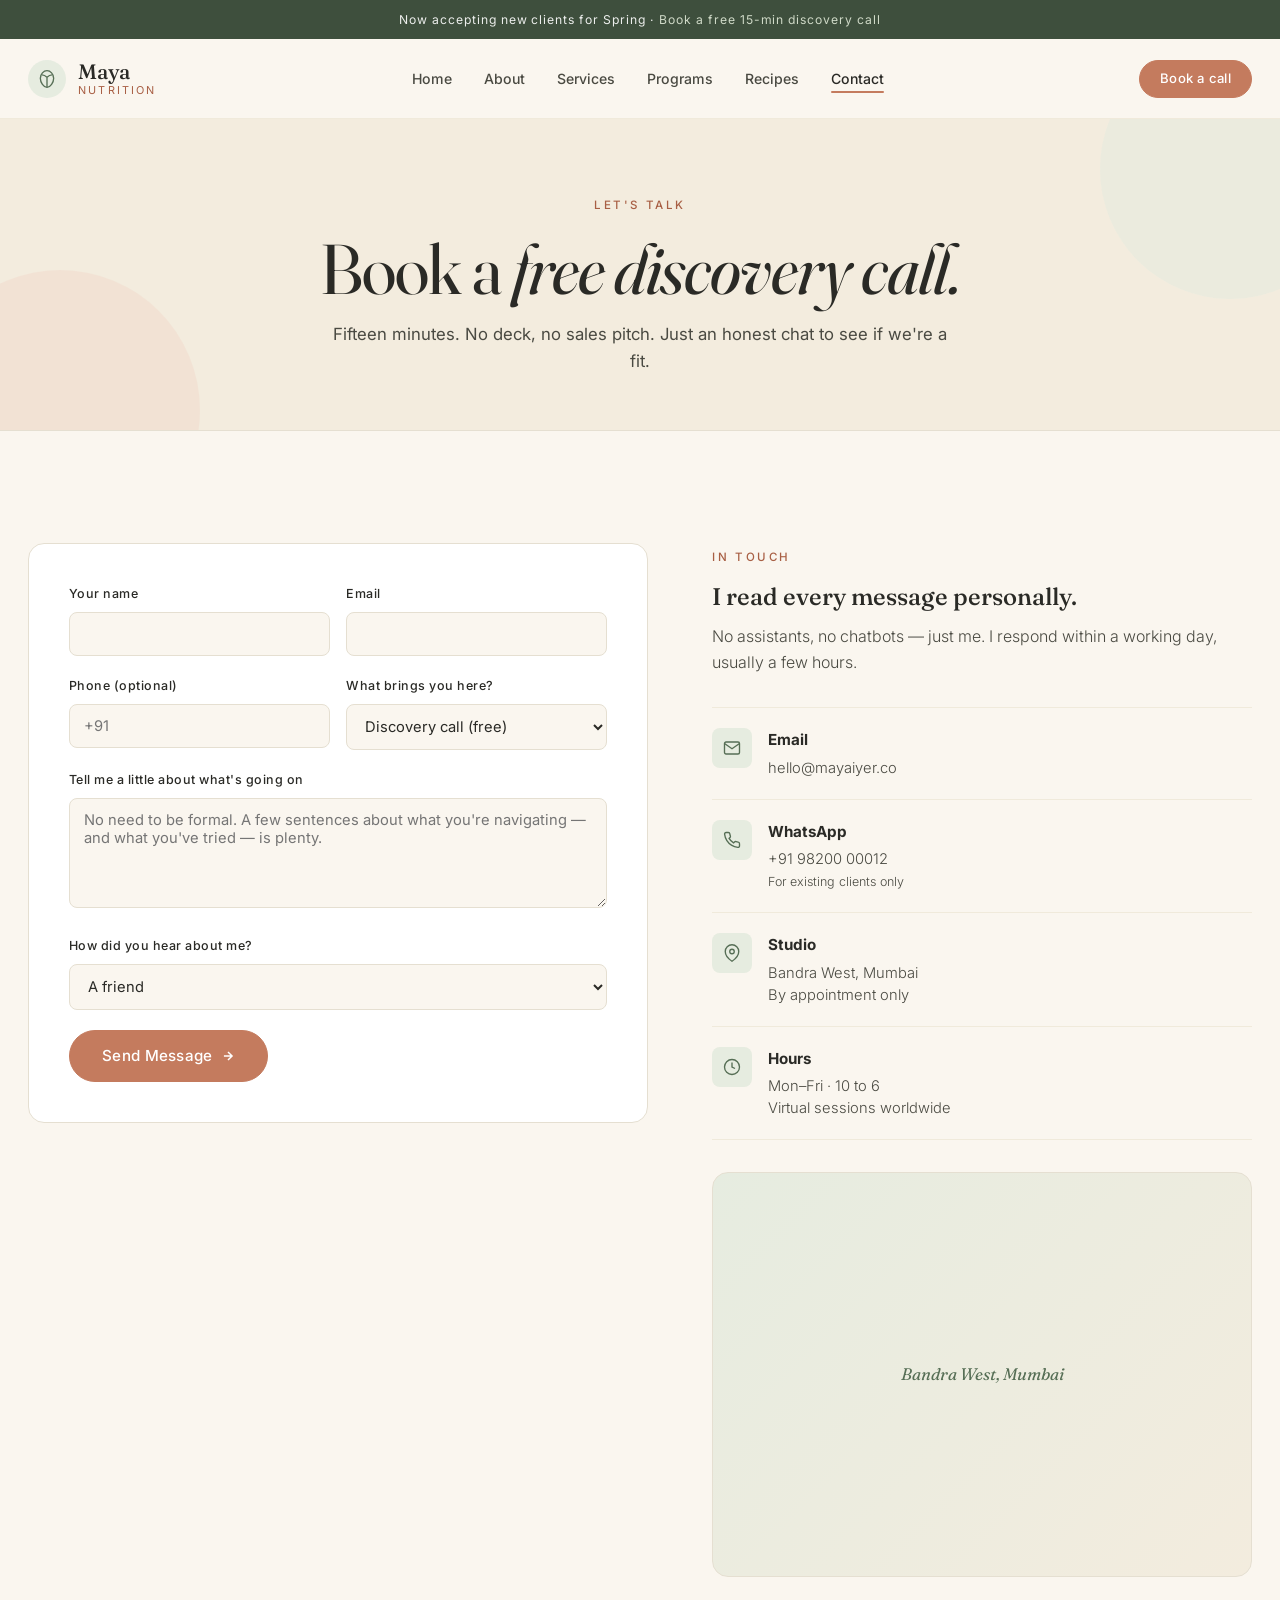
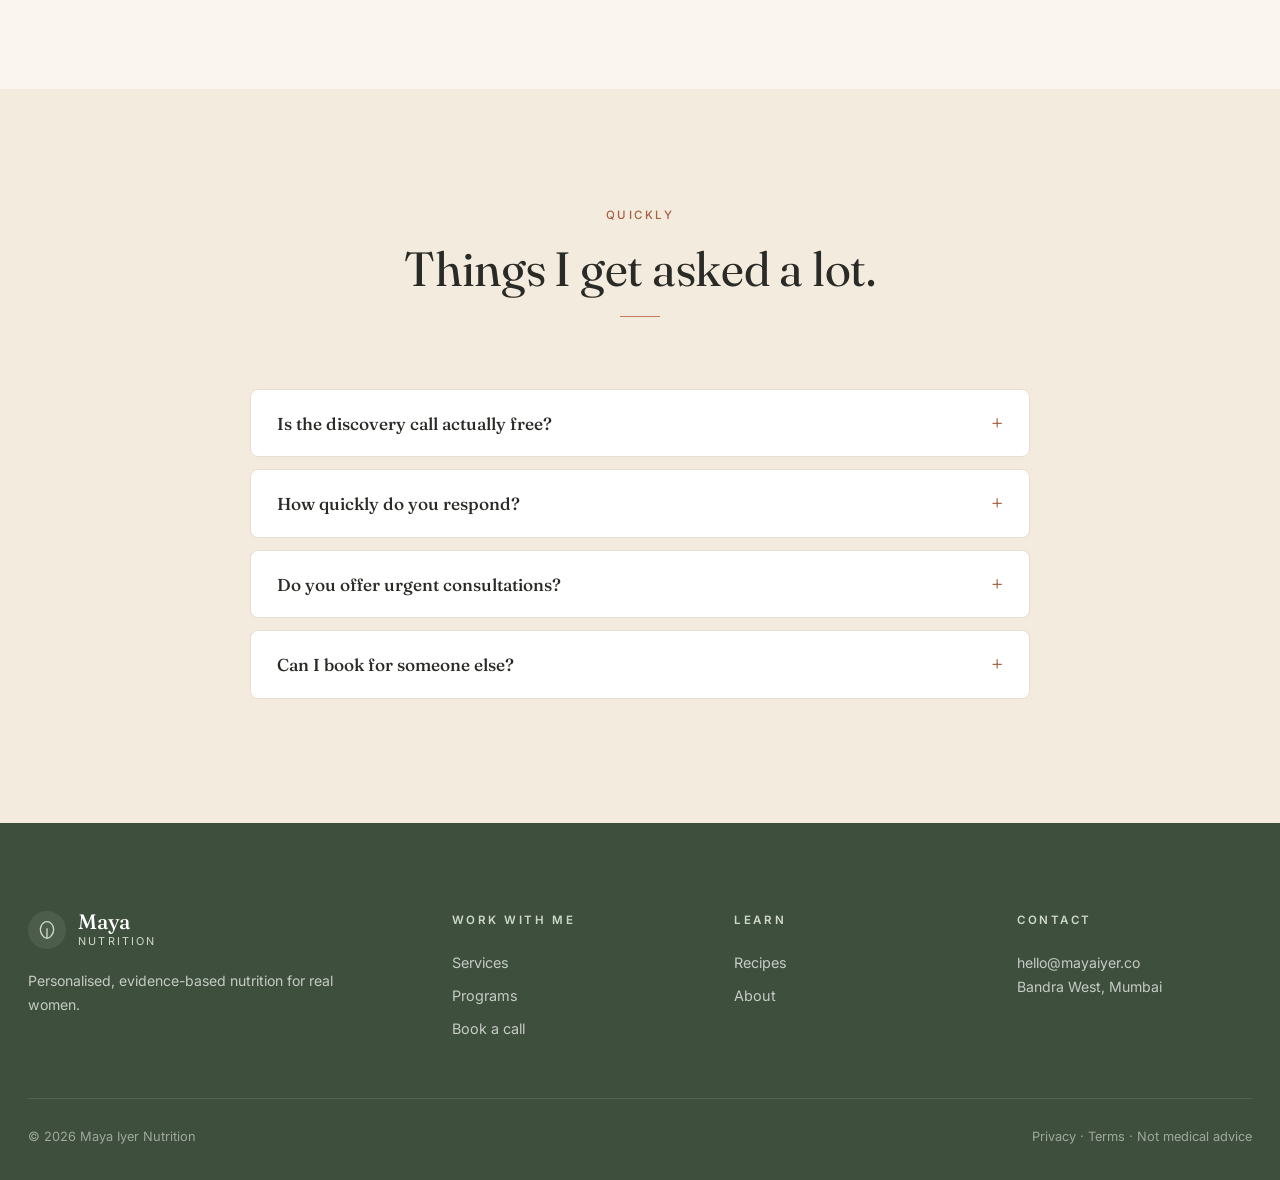
<file: contact.html>
<!DOCTYPE html>
<html lang="en">
<head>
  <meta charset="UTF-8" />
  <meta name="viewport" content="width=device-width, initial-scale=1.0" />
  <title>Book a Call — Maya · Nutrition</title>
  <meta name="description" content="Book a free 15-minute discovery call with Maya Iyer. Or send a message — we respond within a day." />
  <link rel="stylesheet" href="style.css" />
</head>
<body>

  <div class="top-bar">Now accepting new clients for Spring · <span>Book a free 15-min discovery call</span></div>

  <nav class="navbar" id="navbar">
    <div class="nav-inner">
      <a href="index.html" class="nav-logo">
        <span class="logo-mark"><svg width="20" height="20" viewBox="0 0 24 24" fill="none" stroke="currentColor" stroke-width="1.6"><path d="M12 2C8 2 4 6 4 11c0 5 4 11 8 11s8-6 8-11c0-5-4-9-8-9z"/><path d="M12 22V10M12 10c-2-2-4-3-6-3M12 10c2-2 4-3 6-3"/></svg></span>
        <span class="logo-text"><span class="logo-name">Maya</span><span class="logo-tagline">Nutrition</span></span>
      </a>
      <ul class="nav-links" role="list">
        <li><a href="index.html">Home</a></li>
        <li><a href="about.html">About</a></li>
        <li><a href="services.html">Services</a></li>
        <li><a href="programs.html">Programs</a></li>
        <li><a href="recipes.html">Recipes</a></li>
        <li><a href="contact.html" class="active">Contact</a></li>
      </ul>
      <a href="contact.html" class="btn btn-terra btn-sm">Book a call</a>
      <button class="nav-burger" id="nav-burger" aria-label="Open menu"><span></span><span></span><span></span></button>
    </div>
  </nav>

  <div class="mobile-nav" id="mobile-nav">
    <button class="mobile-nav-close" id="mobile-nav-close">&times;</button>
    <a href="index.html">Home</a>
    <a href="about.html">About</a>
    <a href="services.html">Services</a>
    <a href="programs.html">Programs</a>
    <a href="recipes.html">Recipes</a>
    <a href="contact.html">Contact</a>
  </div>

  <header class="page-header">
    <div class="container">
      <span class="overline">Let's talk</span>
      <h1 class="h1">Book a <em class="italic">free discovery call.</em></h1>
      <p>Fifteen minutes. No deck, no sales pitch. Just an honest chat to see if we're a fit.</p>
    </div>
  </header>

  <section>
    <div class="container">
      <div class="contact-grid">
        <form class="contact-form reveal" data-demo>
          <div class="row">
            <div class="field">
              <label for="c-name">Your name</label>
              <input id="c-name" type="text" required />
            </div>
            <div class="field">
              <label for="c-email">Email</label>
              <input id="c-email" type="email" required />
            </div>
          </div>
          <div class="row">
            <div class="field">
              <label for="c-phone">Phone (optional)</label>
              <input id="c-phone" type="tel" placeholder="+91" />
            </div>
            <div class="field">
              <label for="c-interest">What brings you here?</label>
              <select id="c-interest">
                <option>Discovery call (free)</option>
                <option>1:1 coaching</option>
                <option>Gut Reset program</option>
                <option>Hormone Balance program</option>
                <option>Pregnancy / postpartum</option>
                <option>Something else</option>
              </select>
            </div>
          </div>
          <div class="field">
            <label for="c-message">Tell me a little about what's going on</label>
            <textarea id="c-message" placeholder="No need to be formal. A few sentences about what you're navigating — and what you've tried — is plenty." required></textarea>
          </div>
          <div class="field">
            <label for="c-heard">How did you hear about me?</label>
            <select id="c-heard">
              <option>A friend</option>
              <option>Instagram</option>
              <option>Google search</option>
              <option>Podcast / press</option>
              <option>Other</option>
            </select>
          </div>
          <button type="submit" class="btn btn-terra btn-lg btn-arrow">
            Send Message
            <svg class="arr" width="14" height="14" viewBox="0 0 24 24" fill="none" stroke="currentColor" stroke-width="2.5"><path d="M5 12h14M12 5l7 7-7 7"/></svg>
          </button>
          <p class="form-success hidden" style="margin-top:18px;padding:14px 16px;background:var(--sage-tint);color:var(--sage-deep);border-radius:var(--radius-sm);font-size:0.92rem;">
            ✓ Thank you — I'll get back to you within one working day, usually sooner.
          </p>
        </form>

        <aside class="contact-info reveal reveal-delay-1">
          <span class="overline">In touch</span>
          <h3 class="h3" style="margin-top:12px;">I read every message personally.</h3>
          <p>No assistants, no chatbots — just me. I respond within a working day, usually a few hours.</p>

          <div class="info-list">
            <div class="info-row">
              <div class="ic"><svg width="18" height="18" viewBox="0 0 24 24" fill="none" stroke="currentColor" stroke-width="1.8"><path d="M4 4h16c1.1 0 2 .9 2 2v12c0 1.1-.9 2-2 2H4c-1.1 0-2-.9-2-2V6c0-1.1.9-2 2-2z"/><polyline points="22,6 12,13 2,6"/></svg></div>
              <div><h4>Email</h4><p>hello@mayaiyer.co</p></div>
            </div>
            <div class="info-row">
              <div class="ic"><svg width="18" height="18" viewBox="0 0 24 24" fill="none" stroke="currentColor" stroke-width="1.8"><path d="M22 16.92v3a2 2 0 0 1-2.18 2 19.86 19.86 0 0 1-8.63-3.07 19.5 19.5 0 0 1-6-6A19.86 19.86 0 0 1 2.12 4.18 2 2 0 0 1 4.11 2h3a2 2 0 0 1 2 1.72c.13.96.37 1.9.72 2.81a2 2 0 0 1-.45 2.11L8.09 9.91a16 16 0 0 0 6 6l1.27-1.27a2 2 0 0 1 2.11-.45c.91.35 1.85.59 2.81.72A2 2 0 0 1 22 16.92z"/></svg></div>
              <div><h4>WhatsApp</h4><p>+91 98200 00012<br><small style="font-size:0.78rem;">For existing clients only</small></p></div>
            </div>
            <div class="info-row">
              <div class="ic"><svg width="18" height="18" viewBox="0 0 24 24" fill="none" stroke="currentColor" stroke-width="1.8"><path d="M21 10c0 7-9 13-9 13s-9-6-9-13a9 9 0 0 1 18 0z"/><circle cx="12" cy="10" r="3"/></svg></div>
              <div><h4>Studio</h4><p>Bandra West, Mumbai<br>By appointment only</p></div>
            </div>
            <div class="info-row">
              <div class="ic"><svg width="18" height="18" viewBox="0 0 24 24" fill="none" stroke="currentColor" stroke-width="1.8"><circle cx="12" cy="12" r="10"/><polyline points="12 6 12 12 16 14"/></svg></div>
              <div><h4>Hours</h4><p>Mon–Fri · 10 to 6<br>Virtual sessions worldwide</p></div>
            </div>
          </div>

          <div class="map">Bandra West, Mumbai</div>
        </aside>
      </div>
    </div>
  </section>

  <!-- FAQ -->
  <section style="background: var(--cream-warm);">
    <div class="container">
      <div class="section-head center reveal">
        <span class="overline">Quickly</span>
        <h2 class="h2">Things I get asked a lot.</h2>
        <div class="hairline"></div>
      </div>
      <div class="accordion">
        <div class="accordion-item">
          <button class="accordion-header">Is the discovery call actually free?<span class="plus">+</span></button>
          <div class="accordion-body"><div>Yes, completely. 15 minutes on Zoom. No obligation. About a third of people I speak to end up not needing a nutritionist — and I'm happy to say so.</div></div>
        </div>
        <div class="accordion-item">
          <button class="accordion-header">How quickly do you respond?<span class="plus">+</span></button>
          <div class="accordion-body"><div>Within one working day — usually the same day. If it's been longer than two days, check your spam folder, then nudge me. I read every message.</div></div>
        </div>
        <div class="accordion-item">
          <button class="accordion-header">Do you offer urgent consultations?<span class="plus">+</span></button>
          <div class="accordion-body"><div>For existing clients, yes. For new clients, my earliest new-client slot is usually 1–2 weeks out. If it's a medical emergency, please see a doctor first — I'll help after.</div></div>
        </div>
        <div class="accordion-item">
          <button class="accordion-header">Can I book for someone else?<span class="plus">+</span></button>
          <div class="accordion-body"><div>Please don't. For the work to go well, the person needs to choose it themselves. You can absolutely share my details with them — but I won't take on a client who hasn't reached out personally.</div></div>
        </div>
      </div>
    </div>
  </section>

  <footer class="footer">
    <div class="container">
      <div class="footer-grid">
        <div class="footer-brand">
          <a href="index.html" class="nav-logo">
            <span class="logo-mark"><svg width="20" height="20" viewBox="0 0 24 24" fill="none" stroke="currentColor" stroke-width="1.6"><path d="M12 2C8 2 4 6 4 11c0 5 4 11 8 11s8-6 8-11c0-5-4-9-8-9z"/><path d="M12 22V10"/></svg></span>
            <span class="logo-text"><span class="logo-name">Maya</span><span class="logo-tagline">Nutrition</span></span>
          </a>
          <p>Personalised, evidence-based nutrition for real women.</p>
        </div>
        <div class="footer-col"><h4>Work with me</h4><ul>
          <li><a href="services.html">Services</a></li>
          <li><a href="programs.html">Programs</a></li>
          <li><a href="contact.html">Book a call</a></li>
        </ul></div>
        <div class="footer-col"><h4>Learn</h4><ul>
          <li><a href="recipes.html">Recipes</a></li>
          <li><a href="about.html">About</a></li>
        </ul></div>
        <div class="footer-col"><h4>Contact</h4>
          <p>hello@mayaiyer.co</p>
          <p>Bandra West, Mumbai</p>
        </div>
      </div>
      <div class="footer-bot">
        <div>© 2026 Maya Iyer Nutrition</div>
        <div><a href="#">Privacy</a> · <a href="#">Terms</a> · Not medical advice</div>
      </div>
    </div>
  </footer>

  <script src="script.js"></script>
</body>
</html>
</file>
<file: style.css>
/* ===========================
   MAYA · NUTRITION — TOKENS
=========================== */
@import url('https://fonts.googleapis.com/css2?family=Fraunces:ital,opsz,wght@0,9..144,400;0,9..144,500;0,9..144,600;1,9..144,400&family=Inter:wght@300;400;500;600&display=swap');

:root {
  --cream:         #FAF6EF;
  --cream-warm:    #F3ECDE;
  --cream-soft:    #EDE3CE;
  --sage:          #7A9478;
  --sage-deep:     #566E55;
  --sage-soft:     #CFD9C7;
  --sage-tint:     #E6ECE0;
  --moss:          #3E4F3D;
  --terracotta:    #C47B5E;
  --terracotta-deep:#A85F44;
  --terracotta-soft:#F1D9CC;
  --ochre:         #D4A24B;
  --ink:           #2A2A26;
  --ink-soft:      #4A4A42;
  --mute:          #7D7D72;
  --mute-soft:     #A9A99D;
  --line:          #E5DFD1;
  --line-soft:     #F0EADB;
  --paper:         #FFFFFF;

  --font-serif:    'Fraunces', Georgia, serif;
  --font-sans:     'Inter', system-ui, -apple-system, sans-serif;

  --radius-sm:     8px;
  --radius-md:     16px;
  --radius-lg:     28px;
  --radius-pill:   999px;

  --shadow-sm:     0 2px 8px rgba(62, 79, 61, 0.06);
  --shadow-md:     0 12px 32px rgba(62, 79, 61, 0.08);
  --shadow-lg:     0 24px 60px -20px rgba(62, 79, 61, 0.18);

  --ease:          0.3s cubic-bezier(0.4, 0, 0.2, 1);
  --ease-slow:     0.6s cubic-bezier(0.4, 0, 0.2, 1);

  --max-width:     1280px;
  --nav-h:         80px;
}

*, *::before, *::after { box-sizing: border-box; margin: 0; padding: 0; }
html { scroll-behavior: smooth; font-size: 16px; }
body {
  font-family: var(--font-sans);
  color: var(--ink);
  background: var(--cream);
  line-height: 1.6;
  font-weight: 400;
  -webkit-font-smoothing: antialiased;
  overflow-x: hidden;
}
img { max-width: 100%; display: block; object-fit: cover; }
a { text-decoration: none; color: inherit; transition: color var(--ease); }
ul { list-style: none; }
button { font-family: inherit; }
:focus-visible { outline: 2px solid var(--sage); outline-offset: 3px; border-radius: 4px; }

/* ===========================
   TYPOGRAPHY
=========================== */
.h1 {
  font-family: var(--font-serif); font-variation-settings: "opsz" 144;
  font-size: clamp(2.6rem, 5.5vw, 4.4rem);
  font-weight: 400; line-height: 1.02; letter-spacing: -0.015em;
}
.h2 {
  font-family: var(--font-serif); font-variation-settings: "opsz" 72;
  font-size: clamp(1.9rem, 3.8vw, 3rem);
  font-weight: 400; line-height: 1.12; letter-spacing: -0.005em;
}
.h3 {
  font-family: var(--font-serif);
  font-size: clamp(1.25rem, 2.2vw, 1.5rem);
  font-weight: 500; line-height: 1.3;
}
.h4 {
  font-family: var(--font-serif);
  font-size: 1.15rem; font-weight: 500;
}
em, i { font-style: italic; }
.italic { font-family: var(--font-serif); font-style: italic; font-weight: 400; }

.overline {
  font-family: var(--font-sans);
  font-size: 0.72rem; font-weight: 500;
  letter-spacing: 0.22em; text-transform: uppercase;
  color: var(--terracotta-deep);
}
.lead {
  font-size: 1.08rem; font-weight: 300;
  color: var(--ink-soft); line-height: 1.8;
}
p { color: var(--ink-soft); }

/* ===========================
   LAYOUT
=========================== */
.container { max-width: var(--max-width); margin: 0 auto; padding: 0 28px; position: relative; }
.container-sm { max-width: 780px; margin: 0 auto; padding: 0 28px; }
.text-center { text-align: center; }
.hidden { display: none !important; }

section { padding: 112px 0; position: relative; }

.section-head { margin-bottom: 72px; max-width: 680px; }
.section-head.center { margin: 0 auto 72px; text-align: center; }
.section-head .overline { margin-bottom: 18px; display: inline-block; }
.section-head .h2 { margin-bottom: 20px; }
.section-head p { max-width: 560px; }
.section-head.center p { margin: 0 auto; }

.hairline {
  width: 40px; height: 1px;
  background: var(--terracotta);
  margin: 0;
}
.center .hairline { margin: 0 auto; }

/* ===========================
   TOP BAR
=========================== */
.top-bar {
  background: var(--moss);
  color: rgba(255,255,255,0.9);
  font-size: 0.76rem;
  letter-spacing: 0.08em;
  text-align: center;
  padding: 10px 24px;
}
.top-bar span { color: var(--sage-soft); }

/* ===========================
   BUTTONS — pill style
=========================== */
.btn {
  display: inline-flex; align-items: center; gap: 8px;
  padding: 13px 28px; border-radius: var(--radius-pill);
  font-family: var(--font-sans); font-size: 0.88rem; font-weight: 500;
  letter-spacing: 0.02em;
  cursor: pointer; border: 1px solid transparent;
  transition: all var(--ease);
  white-space: nowrap; line-height: 1.2;
}
.btn-primary {
  background: var(--sage-deep); color: var(--paper);
  border-color: var(--sage-deep);
}
.btn-primary:hover {
  background: var(--moss); border-color: var(--moss);
  transform: translateY(-2px);
  box-shadow: 0 8px 20px rgba(62,79,61,0.2);
}
.btn-terra {
  background: var(--terracotta); color: var(--paper);
  border-color: var(--terracotta);
}
.btn-terra:hover {
  background: var(--terracotta-deep); border-color: var(--terracotta-deep);
  transform: translateY(-2px);
  box-shadow: 0 8px 20px rgba(196,123,94,0.3);
}
.btn-outline {
  background: transparent; border-color: var(--ink); color: var(--ink);
}
.btn-outline:hover { background: var(--ink); color: var(--paper); }

.btn-outline-light {
  background: transparent; border-color: rgba(255,255,255,0.7); color: var(--paper);
}
.btn-outline-light:hover { background: var(--paper); color: var(--ink); border-color: var(--paper); }

.btn-ghost {
  background: var(--paper); border-color: var(--line); color: var(--ink);
}
.btn-ghost:hover { border-color: var(--sage); background: var(--sage-tint); }

.btn-lg { padding: 16px 32px; font-size: 0.95rem; }
.btn-sm { padding: 10px 20px; font-size: 0.82rem; }
.btn-arrow .arr { transition: transform var(--ease); }
.btn-arrow:hover .arr { transform: translateX(3px); }

/* ===========================
   NAVIGATION
=========================== */
.navbar {
  position: sticky; top: 0; left: 0; right: 0; z-index: 100;
  height: var(--nav-h);
  background: rgba(250, 246, 239, 0.92);
  backdrop-filter: blur(16px);
  -webkit-backdrop-filter: blur(16px);
  border-bottom: 1px solid var(--line-soft);
  display: flex; align-items: center;
  transition: box-shadow var(--ease);
}
.nav-inner {
  width: 100%; max-width: var(--max-width); margin: 0 auto; padding: 0 28px;
  display: flex; align-items: center; justify-content: space-between; gap: 24px;
}
.nav-logo {
  display: flex; align-items: center; gap: 12px;
  color: var(--ink);
}
.nav-logo .logo-mark {
  width: 38px; height: 38px; border-radius: 50%;
  background: var(--sage-tint);
  display: flex; align-items: center; justify-content: center;
  color: var(--sage-deep);
}
.nav-logo .logo-text { display: flex; flex-direction: column; line-height: 1; }
.nav-logo .logo-name {
  font-family: var(--font-serif); font-weight: 500;
  font-size: 1.3rem; color: var(--ink); letter-spacing: -0.01em;
}
.nav-logo .logo-tagline {
  font-size: 0.68rem; letter-spacing: 0.2em;
  text-transform: uppercase; color: var(--terracotta-deep);
  margin-top: 3px;
}

.nav-links { display: flex; align-items: center; gap: 32px; }
.nav-links a {
  color: var(--ink-soft); font-size: 0.88rem; font-weight: 500;
  position: relative;
}
.nav-links a::after {
  content: ''; position: absolute; bottom: -6px; left: 0;
  width: 0; height: 2px; background: var(--terracotta);
  transition: width var(--ease);
  border-radius: 2px;
}
.nav-links a:hover { color: var(--ink); }
.nav-links a:hover::after, .nav-links a.active::after { width: 100%; }
.nav-links a.active { color: var(--ink); }

.nav-burger {
  display: none; flex-direction: column; gap: 5px;
  cursor: pointer; padding: 6px; background: none; border: none;
}
.nav-burger span {
  display: block; width: 22px; height: 2px;
  background: var(--ink); border-radius: 2px;
  transition: all var(--ease);
}

.mobile-nav {
  display: none; position: fixed; inset: 0; z-index: 999;
  background: var(--cream);
  flex-direction: column; align-items: center; justify-content: center; gap: 28px;
}
.mobile-nav.open { display: flex; }
.mobile-nav a {
  color: var(--ink); font-family: var(--font-serif);
  font-size: 1.8rem; font-weight: 400; letter-spacing: -0.01em;
}
.mobile-nav a:hover { color: var(--terracotta); }
.mobile-nav-close {
  position: absolute; top: 24px; right: 28px;
  color: var(--ink); font-size: 2rem; cursor: pointer; background: none; border: none;
}

/* ===========================
   HERO
=========================== */
.hero {
  padding: 48px 0 96px;
  position: relative;
  overflow: hidden;
}
.hero-inner {
  display: grid; grid-template-columns: 1.1fr 1fr;
  gap: 72px; align-items: center;
}
.hero-copy { position: relative; }
.hero-copy .overline { margin-bottom: 24px; display: inline-block; }
.hero-title {
  font-family: var(--font-serif);
  font-size: clamp(2.8rem, 6vw, 4.8rem);
  font-weight: 400; line-height: 1.02;
  letter-spacing: -0.02em;
  color: var(--ink); margin-bottom: 28px;
}
.hero-title em {
  font-style: italic; color: var(--terracotta);
  font-weight: 400;
}
.hero-subtitle {
  font-size: 1.1rem; font-weight: 300;
  color: var(--ink-soft); line-height: 1.75;
  max-width: 500px; margin-bottom: 40px;
}
.hero-actions {
  display: flex; gap: 14px; flex-wrap: wrap; align-items: center;
  margin-bottom: 48px;
}
.hero-trust-mini {
  display: flex; gap: 32px; align-items: center;
}
.hero-trust-mini .item {
  display: flex; align-items: center; gap: 10px;
  font-size: 0.86rem; color: var(--ink-soft);
}
.hero-trust-mini .item strong {
  font-family: var(--font-serif); font-size: 1.4rem;
  color: var(--sage-deep); font-weight: 500; display: block; line-height: 1;
}
.hero-trust-mini .item small {
  font-size: 0.74rem; color: var(--mute); display: block;
}

.hero-visual {
  position: relative;
  aspect-ratio: 4 / 5;
  border-radius: var(--radius-lg);
  overflow: hidden;
  box-shadow: var(--shadow-lg);
}
.hero-visual img { width: 100%; height: 100%; }

/* Decorative leaf/circle */
.hero-blob {
  position: absolute;
  width: 180px; height: 180px;
  border-radius: 50%;
  background: var(--sage-tint);
  z-index: -1;
  opacity: 0.7;
}
.hero-blob.tl { top: -40px; left: -60px; }
.hero-blob.br { right: -40px; bottom: -60px; background: var(--terracotta-soft); }

/* Floating tag on hero image */
.hero-tag {
  position: absolute; top: 32px; left: 32px;
  background: rgba(255,255,255,0.92);
  backdrop-filter: blur(10px);
  padding: 10px 18px 10px 12px;
  border-radius: var(--radius-pill);
  display: inline-flex; align-items: center; gap: 10px;
  font-size: 0.82rem; color: var(--ink);
  box-shadow: var(--shadow-sm);
}
.hero-tag .dot { width: 8px; height: 8px; border-radius: 50%; background: var(--sage); box-shadow: 0 0 8px var(--sage); }
.hero-tag strong { font-weight: 600; }

/* ===========================
   PAGE HEADER (interior)
=========================== */
.page-header {
  padding: 72px 0 56px;
  text-align: center;
  background: var(--cream-warm);
  border-bottom: 1px solid var(--line);
  position: relative;
  overflow: hidden;
}
.page-header::before {
  content: ''; position: absolute;
  top: -80px; right: -80px;
  width: 260px; height: 260px; border-radius: 50%;
  background: var(--sage-tint); opacity: 0.6;
}
.page-header::after {
  content: ''; position: absolute;
  bottom: -120px; left: -80px;
  width: 280px; height: 280px; border-radius: 50%;
  background: var(--terracotta-soft); opacity: 0.5;
}
.page-header .container { position: relative; z-index: 1; }
.page-header .overline { margin-bottom: 18px; display: inline-block; }
.page-header .h1 { margin-bottom: 16px; }
.page-header p {
  font-size: 1.05rem; max-width: 620px;
  margin: 0 auto; color: var(--ink-soft);
}

/* ===========================
   TRUST STRIP
=========================== */
.trust-strip {
  padding: 56px 0;
  background: var(--cream-warm);
  border-top: 1px solid var(--line);
  border-bottom: 1px solid var(--line);
}
.trust-grid {
  display: grid; grid-template-columns: repeat(4, 1fr);
  gap: 40px; align-items: center;
}
.trust-item {
  display: flex; align-items: center; gap: 14px;
}
.trust-item .icon {
  width: 44px; height: 44px; border-radius: 50%;
  background: var(--paper);
  border: 1px solid var(--line);
  display: flex; align-items: center; justify-content: center;
  color: var(--sage-deep); flex-shrink: 0;
}
.trust-item strong { display: block; font-family: var(--font-serif); font-size: 1.05rem; color: var(--ink); font-weight: 500; }
.trust-item small { font-size: 0.78rem; color: var(--mute); letter-spacing: 0.02em; }

/* ===========================
   APPROACH / SERVICES CARDS
=========================== */
.services-grid {
  display: grid; grid-template-columns: repeat(3, 1fr); gap: 28px;
}
.service-card {
  padding: 40px 32px 36px;
  background: var(--paper);
  border: 1px solid var(--line);
  border-radius: var(--radius-md);
  transition: all var(--ease);
  position: relative;
  overflow: hidden;
}
.service-card:hover {
  transform: translateY(-4px);
  box-shadow: var(--shadow-md);
  border-color: var(--sage-soft);
}
.service-card .icon-wrap {
  width: 56px; height: 56px; border-radius: var(--radius-md);
  background: var(--sage-tint);
  display: flex; align-items: center; justify-content: center;
  color: var(--sage-deep);
  margin-bottom: 22px;
}
.service-card.terra .icon-wrap { background: var(--terracotta-soft); color: var(--terracotta-deep); }
.service-card.ochre .icon-wrap { background: rgba(212,162,75,0.18); color: var(--ochre); }
.service-card h3 { margin-bottom: 10px; color: var(--ink); }
.service-card p { font-size: 0.94rem; color: var(--ink-soft); font-weight: 300; line-height: 1.7; margin-bottom: 20px; }
.service-card .more {
  font-family: var(--font-sans); font-size: 0.8rem; font-weight: 500;
  color: var(--terracotta-deep); letter-spacing: 0.1em; text-transform: uppercase;
  display: inline-flex; align-items: center; gap: 6px;
  transition: gap var(--ease);
}
.service-card:hover .more { gap: 10px; }

/* ===========================
   APPROACH / 3 STEPS
=========================== */
.approach-grid {
  display: grid; grid-template-columns: repeat(3, 1fr);
  gap: 48px; position: relative;
}
.approach-grid::before {
  content: ''; position: absolute;
  top: 40px; left: 15%; right: 15%;
  height: 1px;
  background: repeating-linear-gradient(to right, var(--sage) 0, var(--sage) 6px, transparent 6px, transparent 14px);
  opacity: 0.4;
}
.approach-card {
  text-align: center; padding: 0 12px;
  position: relative; z-index: 1;
}
.approach-card .num {
  width: 72px; height: 72px; border-radius: 50%;
  background: var(--paper); border: 2px solid var(--sage);
  display: flex; align-items: center; justify-content: center;
  margin: 0 auto 28px;
  font-family: var(--font-serif); font-size: 1.8rem; font-style: italic;
  color: var(--sage-deep); font-weight: 500;
}
.approach-card h3 { margin-bottom: 12px; }
.approach-card p { font-size: 0.96rem; color: var(--ink-soft); font-weight: 300; line-height: 1.7; max-width: 300px; margin: 0 auto; }

/* ===========================
   ABOUT / FOUNDER
=========================== */
.about-split {
  display: grid; grid-template-columns: 1fr 1.2fr;
  gap: 80px; align-items: center;
}
.about-image {
  aspect-ratio: 4/5;
  border-radius: var(--radius-lg);
  overflow: hidden;
  box-shadow: var(--shadow-md);
  position: relative;
}
.about-image img { width: 100%; height: 100%; }
.about-copy .overline { margin-bottom: 18px; display: inline-block; }
.about-copy h2 { margin-bottom: 24px; }
.about-copy p {
  font-size: 1rem; line-height: 1.8; color: var(--ink-soft);
  font-weight: 300; margin-bottom: 16px;
}
.about-copy .signature {
  font-family: var(--font-serif); font-style: italic;
  font-size: 1.4rem; color: var(--terracotta-deep);
  margin-top: 24px;
}
.about-copy .signature small {
  display: block; font-family: var(--font-sans);
  font-style: normal; font-size: 0.78rem;
  letter-spacing: 0.2em; text-transform: uppercase;
  color: var(--mute); margin-top: 6px; font-weight: 500;
}

.credentials {
  display: flex; flex-wrap: wrap; gap: 10px;
  margin: 32px 0 8px;
}
.credentials span {
  padding: 6px 14px;
  background: var(--cream-warm);
  border: 1px solid var(--line);
  border-radius: var(--radius-pill);
  font-size: 0.8rem; color: var(--ink-soft);
  font-weight: 500;
}

/* ===========================
   PROGRAMS
=========================== */
.programs-grid {
  display: grid; grid-template-columns: repeat(2, 1fr); gap: 28px;
}
.program-card {
  display: grid; grid-template-columns: 220px 1fr;
  background: var(--paper);
  border: 1px solid var(--line);
  border-radius: var(--radius-md);
  overflow: hidden;
  transition: all var(--ease);
}
.program-card:hover {
  transform: translateY(-4px);
  box-shadow: var(--shadow-md);
  border-color: var(--sage-soft);
}
.program-card .p-image { aspect-ratio: auto; }
.program-card .p-image img { width: 100%; height: 100%; }
.program-card .p-body { padding: 28px 28px 24px; display: flex; flex-direction: column; }
.program-card .p-tag {
  font-size: 0.7rem; color: var(--terracotta-deep);
  letter-spacing: 0.16em; text-transform: uppercase;
  font-weight: 600; margin-bottom: 8px;
}
.program-card h3 { margin-bottom: 10px; }
.program-card p {
  font-size: 0.92rem; color: var(--ink-soft);
  font-weight: 300; line-height: 1.65;
  margin-bottom: 20px; flex: 1;
}
.program-card .p-foot {
  display: flex; align-items: center; justify-content: space-between;
  padding-top: 16px; border-top: 1px solid var(--line-soft);
}
.program-card .p-price {
  font-family: var(--font-serif); font-size: 1.15rem;
  color: var(--ink); font-weight: 500;
}
.program-card .p-price small {
  font-family: var(--font-sans); font-size: 0.72rem;
  color: var(--mute); font-weight: 400;
  letter-spacing: 0.08em; text-transform: uppercase;
  display: block; margin-bottom: 2px;
}
.program-card .p-duration {
  font-size: 0.78rem; color: var(--mute);
  display: flex; align-items: center; gap: 6px;
}

/* Programs page full list */
.programs-full {
  display: flex; flex-direction: column; gap: 0;
}
.programs-full .program-card {
  grid-template-columns: 320px 1fr auto;
  align-items: center;
  border-radius: var(--radius-md);
}
.programs-full .program-card .p-image { aspect-ratio: 4/3; }
.programs-full .program-card .p-body { padding: 32px 36px; }
.programs-full .program-card .p-meta {
  padding: 32px 36px;
  border-left: 1px solid var(--line-soft);
  display: flex; flex-direction: column; gap: 16px;
  align-items: flex-end; min-width: 200px;
}
.programs-full .program-card .p-meta .item {
  text-align: right;
}
.programs-full .program-card .p-meta .item span {
  display: block; font-size: 0.72rem; color: var(--mute);
  letter-spacing: 0.14em; text-transform: uppercase; margin-bottom: 4px;
}
.programs-full .program-card .p-meta .item strong {
  font-family: var(--font-serif); font-size: 1.02rem;
  color: var(--ink); font-weight: 500;
}

/* ===========================
   RECIPES
=========================== */
.recipe-filter {
  display: flex; justify-content: center; flex-wrap: wrap; gap: 8px;
  margin-bottom: 56px;
}
.recipe-chip {
  padding: 8px 18px; border-radius: var(--radius-pill);
  background: var(--paper); border: 1px solid var(--line);
  font-size: 0.82rem; color: var(--ink-soft);
  cursor: pointer; font-weight: 500;
  transition: all var(--ease);
}
.recipe-chip:hover { border-color: var(--sage); color: var(--sage-deep); }
.recipe-chip.active {
  background: var(--sage-deep); color: var(--paper);
  border-color: var(--sage-deep);
}

.recipes-grid {
  display: grid; grid-template-columns: repeat(3, 1fr);
  gap: 32px 28px;
}
.recipe-card {
  cursor: pointer;
  transition: transform var(--ease);
}
.recipe-card:hover { transform: translateY(-4px); }
.recipe-image {
  position: relative; aspect-ratio: 4/5;
  border-radius: var(--radius-md); overflow: hidden;
  background: var(--cream-warm);
  margin-bottom: 20px;
}
.recipe-image img {
  width: 100%; height: 100%;
  transition: transform var(--ease-slow);
}
.recipe-card:hover .recipe-image img { transform: scale(1.05); }
.recipe-badge {
  position: absolute; top: 16px; left: 16px;
  background: rgba(255,255,255,0.94);
  backdrop-filter: blur(8px);
  padding: 5px 12px; border-radius: var(--radius-pill);
  font-size: 0.7rem; font-weight: 600;
  letter-spacing: 0.12em; text-transform: uppercase;
  color: var(--terracotta-deep);
}
.recipe-time {
  position: absolute; bottom: 16px; right: 16px;
  background: rgba(42,42,38,0.85);
  backdrop-filter: blur(8px);
  padding: 5px 12px; border-radius: var(--radius-pill);
  font-size: 0.72rem; font-weight: 500;
  color: var(--paper);
  display: inline-flex; align-items: center; gap: 6px;
}
.recipe-info h3 {
  font-family: var(--font-serif); font-size: 1.2rem;
  font-weight: 500; color: var(--ink); margin-bottom: 6px;
  line-height: 1.35;
}
.recipe-info .meta {
  font-size: 0.78rem; color: var(--mute);
  letter-spacing: 0.04em;
  display: flex; gap: 12px;
}
.recipe-info .meta span { display: flex; align-items: center; gap: 6px; }

/* ===========================
   TESTIMONIALS
=========================== */
.testimonials {
  background: var(--cream-warm);
}
.testi-grid {
  display: grid; grid-template-columns: repeat(3, 1fr); gap: 24px;
}
.testi-card {
  background: var(--paper);
  padding: 36px 32px;
  border-radius: var(--radius-md);
  border: 1px solid var(--line);
  display: flex; flex-direction: column;
  position: relative;
}
.testi-card .stars {
  color: var(--ochre); letter-spacing: 2px;
  margin-bottom: 20px; font-size: 0.88rem;
}
.testi-card blockquote {
  font-family: var(--font-serif); font-style: italic;
  font-size: 1.08rem; line-height: 1.65;
  color: var(--ink); margin-bottom: 28px;
  flex: 1;
}
.testi-author {
  display: flex; align-items: center; gap: 14px;
  padding-top: 20px; border-top: 1px solid var(--line-soft);
}
.testi-avatar {
  width: 44px; height: 44px; border-radius: 50%;
  background: var(--sage-tint); color: var(--sage-deep);
  display: flex; align-items: center; justify-content: center;
  font-family: var(--font-serif); font-weight: 500;
}
.testi-author .name { font-weight: 600; font-size: 0.9rem; color: var(--ink); }
.testi-author .role { font-size: 0.78rem; color: var(--mute); letter-spacing: 0.02em; }

/* ===========================
   CTA
=========================== */
.cta-split {
  background: var(--moss);
  color: var(--paper);
  border-radius: var(--radius-lg);
  overflow: hidden;
  display: grid; grid-template-columns: 1.1fr 1fr;
  align-items: stretch;
  position: relative;
}
.cta-split .cta-copy {
  padding: 72px 56px;
}
.cta-split .overline { color: var(--sage-soft); margin-bottom: 18px; display: inline-block; }
.cta-split h2 { color: var(--paper); margin-bottom: 20px; }
.cta-split p {
  color: rgba(255,255,255,0.82);
  font-weight: 300; font-size: 1.02rem;
  line-height: 1.75; margin-bottom: 32px;
  max-width: 440px;
}
.cta-split .cta-image {
  position: relative;
  min-height: 360px;
}
.cta-split .cta-image img {
  width: 100%; height: 100%; object-fit: cover;
}

/* ===========================
   NEWSLETTER
=========================== */
.newsletter {
  text-align: center;
  padding: 96px 0;
  background: var(--cream-warm);
}
.newsletter .container-sm { position: relative; }
.newsletter .overline { margin-bottom: 16px; display: inline-block; }
.newsletter h2 { margin-bottom: 16px; }
.newsletter p {
  margin-bottom: 32px; color: var(--ink-soft);
  font-weight: 300; font-size: 1rem;
}
.newsletter form {
  display: flex; max-width: 460px; margin: 0 auto;
  background: var(--paper);
  border: 1px solid var(--line);
  border-radius: var(--radius-pill);
  padding: 5px;
  box-shadow: var(--shadow-sm);
}
.newsletter input {
  flex: 1; padding: 10px 18px;
  border: 0; background: transparent;
  font-family: var(--font-sans); font-size: 0.92rem; color: var(--ink);
}
.newsletter input:focus { outline: none; }
.newsletter input::placeholder { color: var(--mute); }
.newsletter button {
  padding: 10px 22px; border-radius: var(--radius-pill);
  background: var(--sage-deep); color: var(--paper);
  border: 0; cursor: pointer;
  font-size: 0.86rem; font-weight: 500;
  transition: background var(--ease);
}
.newsletter button:hover { background: var(--moss); }
.form-success { margin-top: 20px; color: var(--sage-deep); font-size: 0.9rem; }

/* ===========================
   CONTACT FORM
=========================== */
.contact-grid {
  display: grid; grid-template-columns: 1.15fr 1fr;
  gap: 64px; align-items: start;
}
.contact-form {
  background: var(--paper);
  padding: 40px;
  border-radius: var(--radius-md);
  border: 1px solid var(--line);
}
.contact-form .field { margin-bottom: 20px; }
.contact-form .row { display: grid; grid-template-columns: 1fr 1fr; gap: 16px; }
.contact-form label {
  display: block; font-size: 0.78rem; font-weight: 500;
  color: var(--ink); letter-spacing: 0.04em;
  margin-bottom: 8px;
}
.contact-form input, .contact-form select, .contact-form textarea {
  width: 100%; padding: 12px 14px;
  background: var(--cream);
  border: 1px solid var(--line);
  border-radius: var(--radius-sm);
  color: var(--ink);
  font-family: var(--font-sans); font-size: 0.92rem;
  transition: all var(--ease);
}
.contact-form input:focus, .contact-form select:focus, .contact-form textarea:focus {
  outline: none; border-color: var(--sage);
  background: var(--paper);
}
.contact-form textarea { resize: vertical; min-height: 110px; }

.contact-info h3 { margin-bottom: 12px; }
.contact-info > p { margin-bottom: 32px; color: var(--ink-soft); font-weight: 300; }
.info-list { margin-bottom: 32px; }
.info-list .info-row {
  display: flex; gap: 16px;
  padding: 20px 0;
  border-bottom: 1px solid var(--line-soft);
}
.info-list .info-row:first-child { border-top: 1px solid var(--line-soft); }
.info-list .info-row .ic {
  width: 40px; height: 40px; border-radius: var(--radius-sm);
  background: var(--sage-tint); color: var(--sage-deep);
  display: flex; align-items: center; justify-content: center;
  flex-shrink: 0;
}
.info-list .info-row h4 { font-size: 0.95rem; color: var(--ink); margin-bottom: 4px; }
.info-list .info-row p { font-size: 0.92rem; color: var(--ink-soft); font-weight: 300; line-height: 1.5; }

.map {
  aspect-ratio: 4/3;
  background: linear-gradient(135deg, var(--sage-tint), var(--cream-warm));
  border-radius: var(--radius-md);
  border: 1px solid var(--line);
  display: flex; align-items: center; justify-content: center;
  color: var(--sage-deep);
  font-family: var(--font-serif); font-style: italic; font-size: 1.05rem;
}

/* ===========================
   FAQ
=========================== */
.accordion { max-width: 780px; margin: 0 auto; }
.accordion-item {
  background: var(--paper);
  border: 1px solid var(--line);
  border-radius: var(--radius-sm);
  margin-bottom: 12px;
  overflow: hidden;
  transition: border-color var(--ease);
}
.accordion-item.open { border-color: var(--sage-soft); }
.accordion-header {
  width: 100%; padding: 22px 26px;
  background: none; border: none; cursor: pointer;
  text-align: left; color: var(--ink);
  font-family: var(--font-serif); font-size: 1.08rem; font-weight: 500;
  display: flex; align-items: center; justify-content: space-between;
}
.accordion-header .plus {
  color: var(--terracotta-deep); font-size: 1.4rem; line-height: 1;
  transition: transform var(--ease);
}
.accordion-item.open .accordion-header .plus { transform: rotate(45deg); }
.accordion-body {
  max-height: 0; overflow: hidden;
  transition: max-height var(--ease-slow);
}
.accordion-item.open .accordion-body { max-height: 340px; }
.accordion-body div {
  padding: 0 26px 22px; color: var(--ink-soft);
  font-size: 0.94rem; line-height: 1.8; font-weight: 300;
}

/* ===========================
   FOOTER
=========================== */
.footer {
  background: var(--moss);
  color: rgba(255,255,255,0.78);
  padding: 88px 0 32px;
  font-size: 0.9rem;
}
.footer-grid {
  display: grid; grid-template-columns: 1.6fr 1fr 1fr 1fr;
  gap: 48px; margin-bottom: 48px;
}
.footer-brand .nav-logo .logo-name { color: var(--paper); }
.footer-brand .nav-logo .logo-tagline { color: var(--sage-soft); }
.footer-brand .nav-logo .logo-mark { background: rgba(255,255,255,0.08); color: var(--sage-soft); }
.footer-brand p {
  margin-top: 20px; color: rgba(255,255,255,0.7);
  max-width: 320px; line-height: 1.7; font-size: 0.88rem;
}
.footer-brand .socials {
  display: flex; gap: 10px; margin-top: 22px;
}
.footer-brand .socials a {
  width: 36px; height: 36px; border-radius: 50%;
  background: rgba(255,255,255,0.08);
  display: flex; align-items: center; justify-content: center;
  color: rgba(255,255,255,0.8);
  transition: all var(--ease);
}
.footer-brand .socials a:hover { background: var(--terracotta); color: var(--paper); }

.footer-col h4 {
  font-family: var(--font-sans); font-size: 0.72rem; font-weight: 600;
  letter-spacing: 0.22em; text-transform: uppercase;
  color: var(--sage-soft); margin-bottom: 22px;
}
.footer-col ul li { margin-bottom: 10px; }
.footer-col ul li a { color: rgba(255,255,255,0.7); font-size: 0.9rem; }
.footer-col ul li a:hover { color: var(--paper); }
.footer-col p { font-size: 0.88rem; color: rgba(255,255,255,0.7); line-height: 1.7; }

.footer-bot {
  border-top: 1px solid rgba(255,255,255,0.12);
  padding-top: 28px;
  display: flex; justify-content: space-between; flex-wrap: wrap; gap: 16px;
  font-size: 0.8rem; color: rgba(255,255,255,0.5);
}
.footer-bot a:hover { color: var(--paper); }

/* ===========================
   REVEAL
=========================== */
.reveal {
  opacity: 0; transform: translateY(20px);
  transition: opacity 0.8s cubic-bezier(0.4,0,0.2,1), transform 0.8s cubic-bezier(0.4,0,0.2,1);
}
.reveal.visible { opacity: 1; transform: translateY(0); }
.reveal-delay-1 { transition-delay: 0.08s; }
.reveal-delay-2 { transition-delay: 0.16s; }
.reveal-delay-3 { transition-delay: 0.24s; }
.reveal-delay-4 { transition-delay: 0.32s; }

/* ===========================
   BLOB DECORATIONS
=========================== */
.bg-blob {
  position: absolute; pointer-events: none;
  border-radius: 50%; z-index: 0;
  opacity: 0.5;
}

/* ===========================
   RESPONSIVE
=========================== */
@media (max-width: 1024px) {
  .hero-inner, .about-split, .contact-grid, .cta-split {
    grid-template-columns: 1fr; gap: 48px;
  }
  .hero-visual { max-width: 520px; margin: 0 auto; }
  .services-grid, .approach-grid, .programs-grid, .testi-grid, .recipes-grid { grid-template-columns: repeat(2, 1fr); }
  .approach-grid::before { display: none; }
  .trust-grid { grid-template-columns: repeat(2, 1fr); row-gap: 28px; }
  .footer-grid { grid-template-columns: 1fr 1fr 1fr; }
  .footer-brand { grid-column: 1 / -1; }
  .programs-full .program-card { grid-template-columns: 1fr; }
  .programs-full .program-card .p-image { aspect-ratio: 16/9; }
  .programs-full .program-card .p-meta { border-left: 0; border-top: 1px solid var(--line-soft); flex-direction: row; justify-content: space-between; align-items: center; }
  .cta-split .cta-copy { padding: 56px 32px; }
}

@media (max-width: 768px) {
  section { padding: 72px 0; }
  .container, .nav-inner { padding: 0 20px; }
  .nav-links { display: none; }
  .nav-burger { display: flex; }
  .services-grid, .approach-grid, .programs-grid, .testi-grid, .recipes-grid { grid-template-columns: 1fr; }
  .trust-grid { grid-template-columns: 1fr; }
  .footer-grid { grid-template-columns: 1fr 1fr; gap: 32px; }
  .hero-actions { flex-direction: column; align-items: stretch; }
  .hero-actions .btn { justify-content: center; }
  .hero-trust-mini { gap: 20px; flex-wrap: wrap; }
  .contact-form { padding: 28px 24px; }
  .contact-form .row { grid-template-columns: 1fr; gap: 0; }
  .program-card { grid-template-columns: 1fr; }
  .program-card .p-image { aspect-ratio: 16/9; }
  .newsletter form { flex-direction: column; border-radius: var(--radius-md); padding: 8px; gap: 8px; }
  .newsletter button { width: 100%; }
  .hero { padding: 32px 0 64px; }
}
</file>
